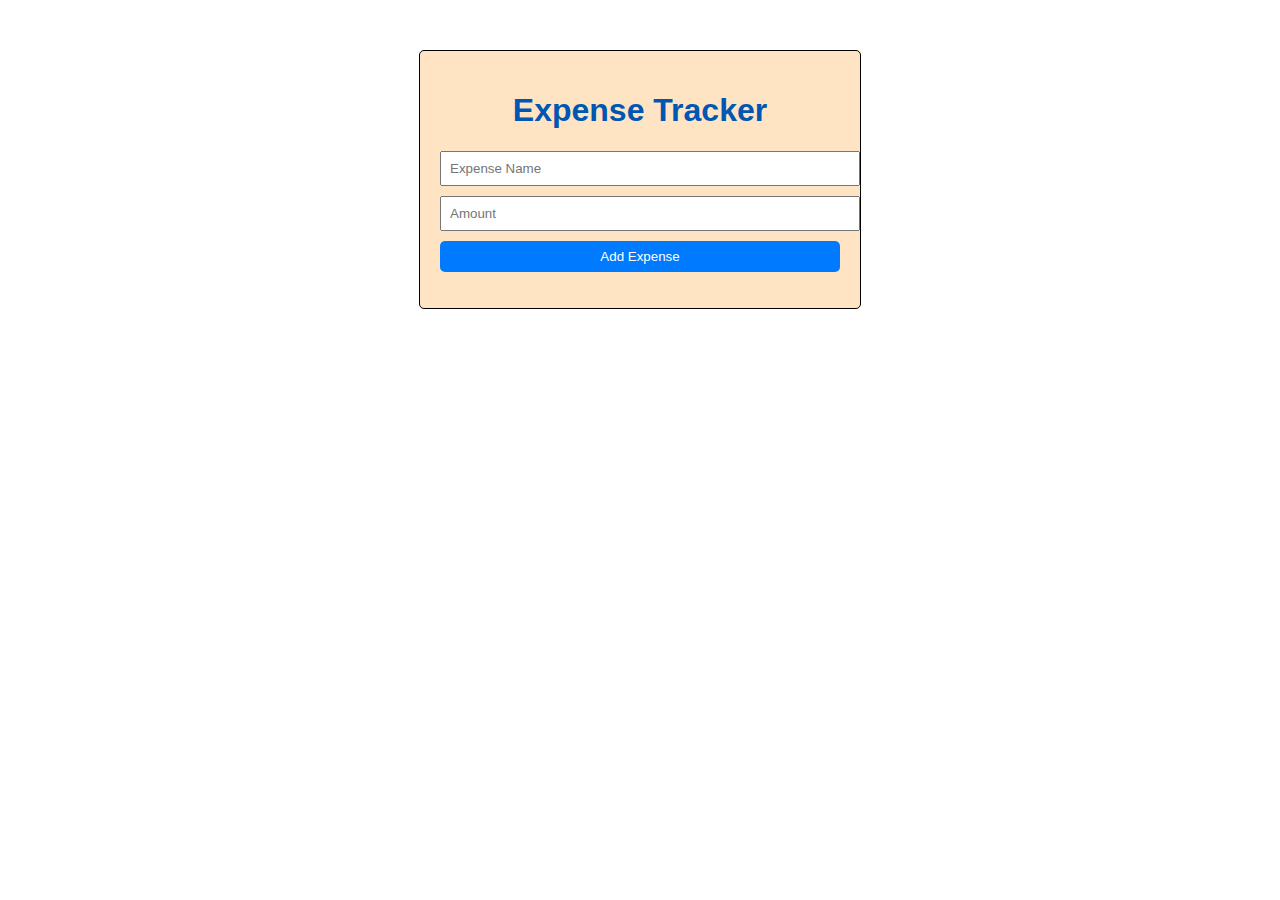
<file: Project2/index.html>
<!DOCTYPE html>
<html lang="en">
<head>
  <meta charset="UTF-8">
  <meta name="viewport" content="width=device-width, initial-scale=1.0">
  <title>Expense Tracker</title>
  <link rel="stylesheet" href="styles.css">
</head>
<body>
  <div class="container">
    <h1>Expense Tracker</h1>
    <form id="expenseForm">
      <input type="text" id="expenseName" placeholder="Expense Name" required>
      <input type="number" id="expenseAmount" placeholder="Amount" required>
      <button type="submit">Add Expense</button>
    </form>
    <ul id="expenseList"></ul>
  </div>
  <script src="script.js"></script>
</body>
</html>
</file>
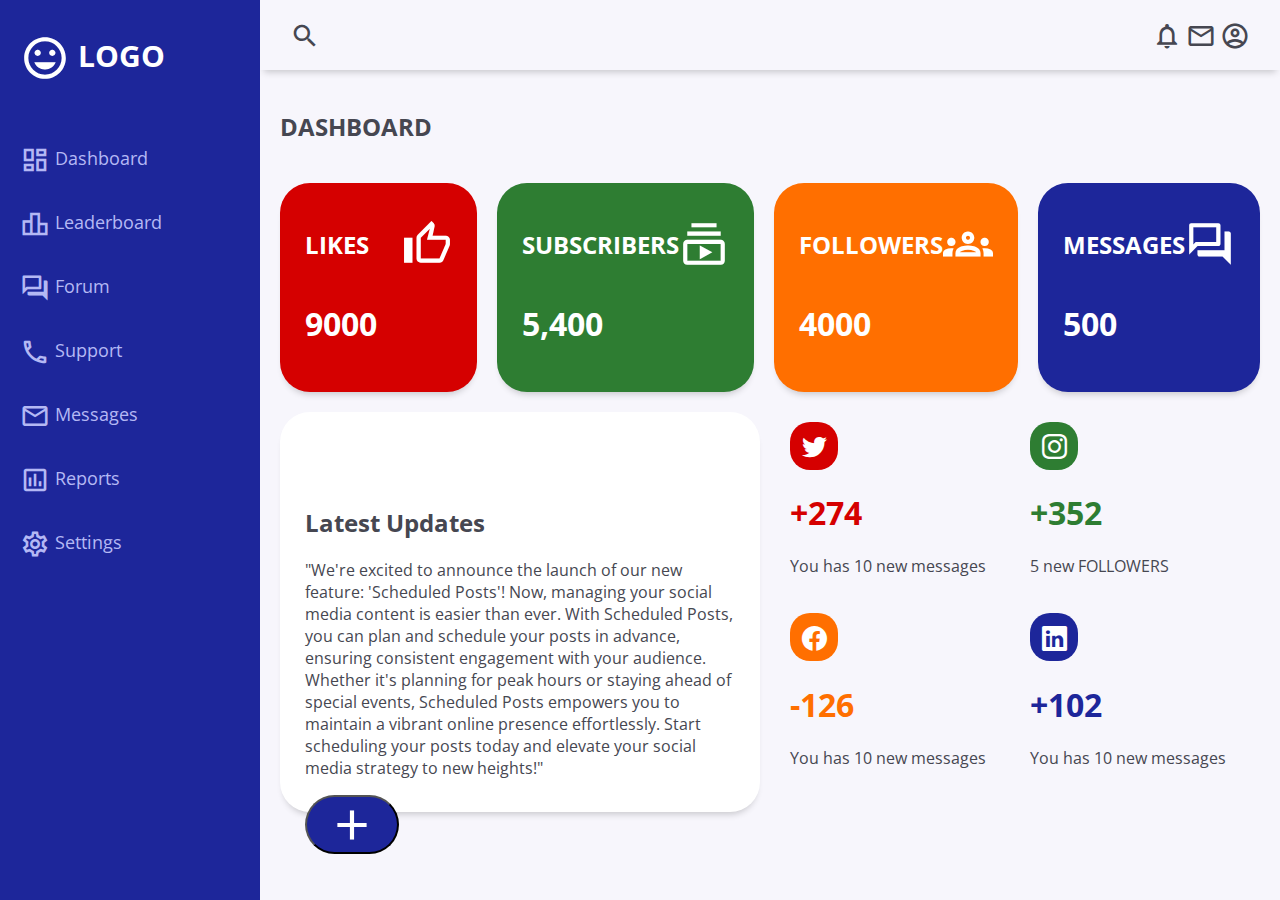
<file: Project3/index.html>
<!DOCTYPE html>
<html lang="en">
  <head>
    <meta charset="utf-8">
    <meta name="viewport" content="width=device-width,initial-scale=1.0">
    <title>Admin Dashboard</title>

    <!-- Open Sans Font -->
    <link href="https://fonts.googleapis.com/css2?family=Open+Sans:wght@100;200;300;400;500;600;700;800;900&display=swap" rel="stylesheet">

    <!-- Material Icons -->
    <link href="https://fonts.googleapis.com/icon?family=Material+Icons+Outlined" rel="stylesheet">

    <!-- Bootstrap Icons -->
    <link rel="stylesheet" href="https://cdn.jsdelivr.net/npm/bootstrap-icons@1.10.3/font/bootstrap-icons.css">

    <!-- Custom CSS -->
    <link rel="stylesheet" href="
    styles.css">
  </head>
  <body>
    <script src="script.js"></script>
    <div class="grid-container">

      <!-- Header -->
      <header class="header">
        <div class="menu-icon" onclick="openSidebar()">
          <span class="material-icons-outlined">menu</span>
        </div>
        <div class="header-left">
          <span class="material-icons-outlined">search</span>
        </div>
        <div class="header-right">
          <span class="material-icons-outlined">notifications</span>
          <span class="material-icons-outlined">email</span>
          <span class="material-icons-outlined">account_circle</span>
        </div>
      </header>
      <!-- End Header -->

      <!-- Sidebar -->
      <aside id="sidebar">
        <div class="sidebar-title">
          <div class="sidebar-brand">
            <span class="material-icons-outlined">mood</span> LOGO
          </div>
          <span class="material-icons-outlined" onclick="closeSidebar()">close</span>
        </div>

        <ul class="sidebar-list">
          <li class="sidebar-list-item">
            <a href="#">
              <span class="material-icons-outlined">dashboard</span> Dashboard
            </a>
          </li>
          <li class="sidebar-list-item">
            <a href="#">
              <span class="material-icons-outlined">leaderboard</span> Leaderboard
            </a>
          </li>
          <li class="sidebar-list-item">
            <a href="#">
              <span class="material-icons-outlined">forum</span> Forum
            </a>
          </li>
          <li class="sidebar-list-item">
            <a href="#">
              <span class="material-icons-outlined">phone</span> Support
            </a>
          </li>
          <li class="sidebar-list-item">
            <a href="#">
              <span class="material-icons-outlined">email</span> Messages
            </a>
          </li>
          <li class="sidebar-list-item">
            <a href="#">
              <span class="material-icons-outlined">poll</span> Reports
            </a>
          </li>
          <li class="sidebar-list-item">
            <a href="#">
              <span class="material-icons-outlined">settings</span> Settings
            </a>
          </li>
        </ul>
      </aside>
      <!-- End Sidebar -->

      <!-- Main -->
      <main class="main-container">
        <div class="main-title">
          <h2>DASHBOARD</h2>
        </div>

        <div class="main-cards">

          <div class="card">
            <div class="card-inner">
              <h2>LIKES</h2>
              <span class="material-icons-outlined">thumb_up</span>
            </div>
            <h1>9000</h1>
          </div>

          <div class="card">
            <div class="card-inner">
              <h2>SUBSCRIBERS</h2>
              <span class="material-icons-outlined">subscriptions</span>
            </div>
            <h1>5,400</h1>
          </div>

          <div class="card">
            <div class="card-inner">
              <h2>FOLLOWERS</h2>
              <span class="material-icons-outlined">groups</span>
            </div>
            <h1>4000</h1>
          </div>

          <div class="card">
            <div class="card-inner">
              <h2>MESSAGES</h2>
              <span class="material-icons-outlined">forum</span>
            </div>
            <h1>500</h1>
          </div>

        </div>

        <div class="products">

          <div class="product-card">
            <h2 class="product-description">Latest Updates</h2>
            <p class="text-secondary">
              "We're excited to announce the launch of our new feature: 'Scheduled Posts'! Now, managing your social media content is 
              easier than ever. With Scheduled Posts, you can plan and schedule your posts in advance, ensuring consistent engagement 
              with your audience. Whether it's planning for peak hours or staying ahead of special events, Scheduled Posts empowers you
              to maintain a vibrant online presence effortlessly. Start scheduling your posts today and elevate your social media strategy to new heights!"

            </p>
            <button type="button" class="product-button">
              <span class="material-icons-outlined">add</span>
            </button>
          </div>

          <div class="social-media">
            <div class="product">

              <div>
                <div class="product-icon background-red">
                  <i class="bi bi-twitter"></i>
                </div>
                <h1 class="text-red">+274</h1>
                <p class="text-secondary">You has 10 new messages</p>
              </div>
  
              <div>
                <div class="product-icon background-green">
                  <i class="bi bi-instagram"></i>
                </div>
                <h1 class="text-green">+352</h1>
                <p class="text-secondary">5 new FOLLOWERS</p>
              </div>
  
              <div>
                <div class="product-icon background-orange">
                  <i class="bi bi-facebook"></i>
                </div>
                <h1 class="text-orange">-126</h1>
                <p class="text-secondary">You has 10 new messages</p>
              </div>
  
              <div>
                <div class="product-icon background-blue">
                  <i class="bi bi-linkedin"></i>
                </div>
                <h1 class="text-blue">+102</h1>
                <p class="text-secondary">You has 10 new messages</p>
              </div>
              
            </div>
          </div>

        </div>
      </main>
      <!-- End Main -->

    </div>

    <!-- script -->
    <!-- Custom JS -->
    
  </body>
</html>
</file>
<file: Project2/styles.css>
body {
  font-family: Arial, sans-serif;
  margin: 0;
  padding: 0;
  background-image: url('https://repository-images.githubusercontent.com/586906527/05861902-b29d-41b7-b678-7e32749988bd');
}

.container {
  max-width: 400px;
  margin: 50px auto;
  padding: 20px;
  border: 1px solid black;
  border-radius: 5px;
  color: #0056b3;
  background-color: bisque;
}

h1 {
  text-align: center;
}

form input, form button {
  display: block;
  width: 100%;
  margin-bottom: 10px;
  padding: 8px;
}

ul {
  list-style-type: none;
  padding: 0;
}

li {
  padding: 10px;
  border-bottom: 1px solid #ccc;
}

li:last-child {
  border-bottom: none;
}

button {
  background-color: #007bff;
  color: white;
  border: none;
  padding: 10px;
  border-radius: 5px;
  cursor: pointer;
}

button:hover {
  background-color: #0056b3;
}
</file>
<file: Project3/styles.css>
body {
  margin: 0;
  padding: 0;
  box-sizing: border-box;
  background-color: rgb(247, 246, 252);
  color: rgb(70, 71, 81);
  font-family: 'Open Sans', sans-serif;
}

.material-icons-outlined {
  vertical-align: middle;
  line-height: 1px;
  font-size: 30px;
}

.text-secondary {
  color: rgb(70, 71, 81);
}

.text-blue {
  color: rgb(29, 38, 154);
}

.background-blue {
  background-color: rgb(29, 38, 154);
}

.text-red {
  color: rgb(213, 0, 0);
}

.background-red {
  background-color: rgb(213, 0, 0);
}

.text-green {
  color: rgb(46, 125, 50);
}

.background-green {
  background-color: rgb(46, 125, 50);
}

.text-orange {
  color: rgb(255, 111, 0);
}

.background-orange {
  background-color: rgb(255, 111, 0);
}

.grid-container {
  display: grid;
  grid-template-columns: 260px 1fr 1fr 1fr;
  grid-template-rows: 0.2fr 3fr;
  grid-template-areas:
    'sidebar header header header'
    'sidebar main main main';
  height: 100vh;
}

/* ---------- HEADER ---------- */

.header {
  grid-area: header;
  height: 70px;
  display: flex;
  align-items: center;
  justify-content: space-between;
  padding: 0 30px 0 30px;
  box-shadow: 0 6px 7px -4px rgba(0, 0, 0, 0.2);
}

.menu-icon {
  display: none;
}

/* ---------- SIDEBAR ---------- */

#sidebar {
  grid-area: sidebar;
  height: 100%;
  background-color: rgb(29, 38, 154);
  color: rgb(255, 255, 255);
  overflow-y: auto;
  transition: all 0.5s;
  -webkit-transition: all 0.5s;
}

.sidebar-title {
  display: flex;
  justify-content: space-between;
  align-items: center;
  padding: 20px 20px 20px 20px;
  margin-bottom: 30px;
}

.sidebar-title > span {
  display: none;
}

.sidebar-brand {
  margin-top: 15px;
  font-size: 30px;
  font-weight: 700;
}

.sidebar-brand > .material-icons-outlined {
  font-size: 50px;
}

.sidebar-list {
  padding: 0;
  margin-top: 15px;
  list-style-type: none;
}

.sidebar-list-item {
  padding: 20px 20px 20px 20px;
  font-size: 18px;
}

.sidebar-list-item:hover {
  background-color: rgba(255, 255, 255, 0.2);
  cursor: pointer;
}

.sidebar-list-item > a {
  text-decoration: none;
  color: rgb(180, 184, 244);
}

.sidebar-responsive {
  display: inline !important;
  position: absolute;
}

/* ---------- MAIN ---------- */

.main-container {
  grid-area: main;
  overflow-y: auto;
  padding: 20px 20px;
}

.main-title {
  display: flex;
  justify-content: space-between;
}

.main-cards {
  display: grid;
  grid-template-columns: 1fr 1fr 1fr 1fr;
  gap: 20px;
  margin: 20px 0;
}

.card {
  display: flex;
  flex-direction: column;
  justify-content: space-around;
  padding: 25px;
  color: rgb(255, 255, 255);
  border-radius: 30px;
  box-shadow: 0 6px 7px -4px rgba(0, 0, 0, 0.2);
}

.card:first-child {
  background-color: rgb(213, 0, 0);
}

.card:nth-child(2) {
  background-color: rgb(46, 125, 50);
}

.card:nth-child(3) {
  background-color: rgb(255, 111, 0);
}

.card:nth-child(4) {
  background-color: rgb(29, 38, 154);
}

.card-inner {
  display: flex;
  align-items: center;
  justify-content: space-between;
}

.card-inner > span {
  font-size: 50px;
}

.products {
  display: grid;
  grid-template-columns: 1fr 1fr;
  gap: 20px;
}

.product-card {
  height: 350px;
  background-color: rgb(255, 255, 255);
  padding: 25px;
  border-radius: 30px;
  box-shadow: 0 6px 7px -4px rgba(0, 0, 0, 0.2);
}

.product-description {
  padding-top: 50px;
}

.product-button {
  background-color: rgb(29, 38, 154);
  color: rgb(255, 255, 255);
  padding: 20px;
  border-radius: 30px;
}

.product-button > .material-icons-outlined {
  font-size: 50px;
}

.social-media {
  height: 350px;
  padding: 10px;
}

.product {
  display: grid;
  grid-template-columns: 1fr 1fr;
  gap: 20px;
}

.product-icon {
  color: rgb(255, 255, 255);
  width: 48px;
  height: 48px;
  display: flex;
  align-items: center;
  justify-content: center;
  border-radius: 20px;
}

.product-icon > .bi {
  font-size: 25px;
}

/* ---------- MEDIA QUERIES ---------- */

/* Medium <= 992px */
@media screen and (max-width: 992px) {
  .grid-container {
    grid-template-columns: 1fr;
    grid-template-rows: 0.2fr 3fr;
    grid-template-areas:
      'header'
      'main';
  }

  #sidebar {
    display: none;
  }

  .menu-icon {
    display: inline;
  }

  .sidebar-title > span {
    display: inline;
  }
}

/* Small <= 768px */
@media screen and (max-width: 768px) {
  .main-cards {
    grid-template-columns: 1fr;
    gap: 10px;
    margin-bottom: 0;
  }

  .products {
    grid-template-columns: 1fr;
    margin-top: 30px;
  }
}

/* Extra Small <= 576px */
@media screen and (max-width: 576px) {
  .header-left {
    display: none;
  }
}
</file>
